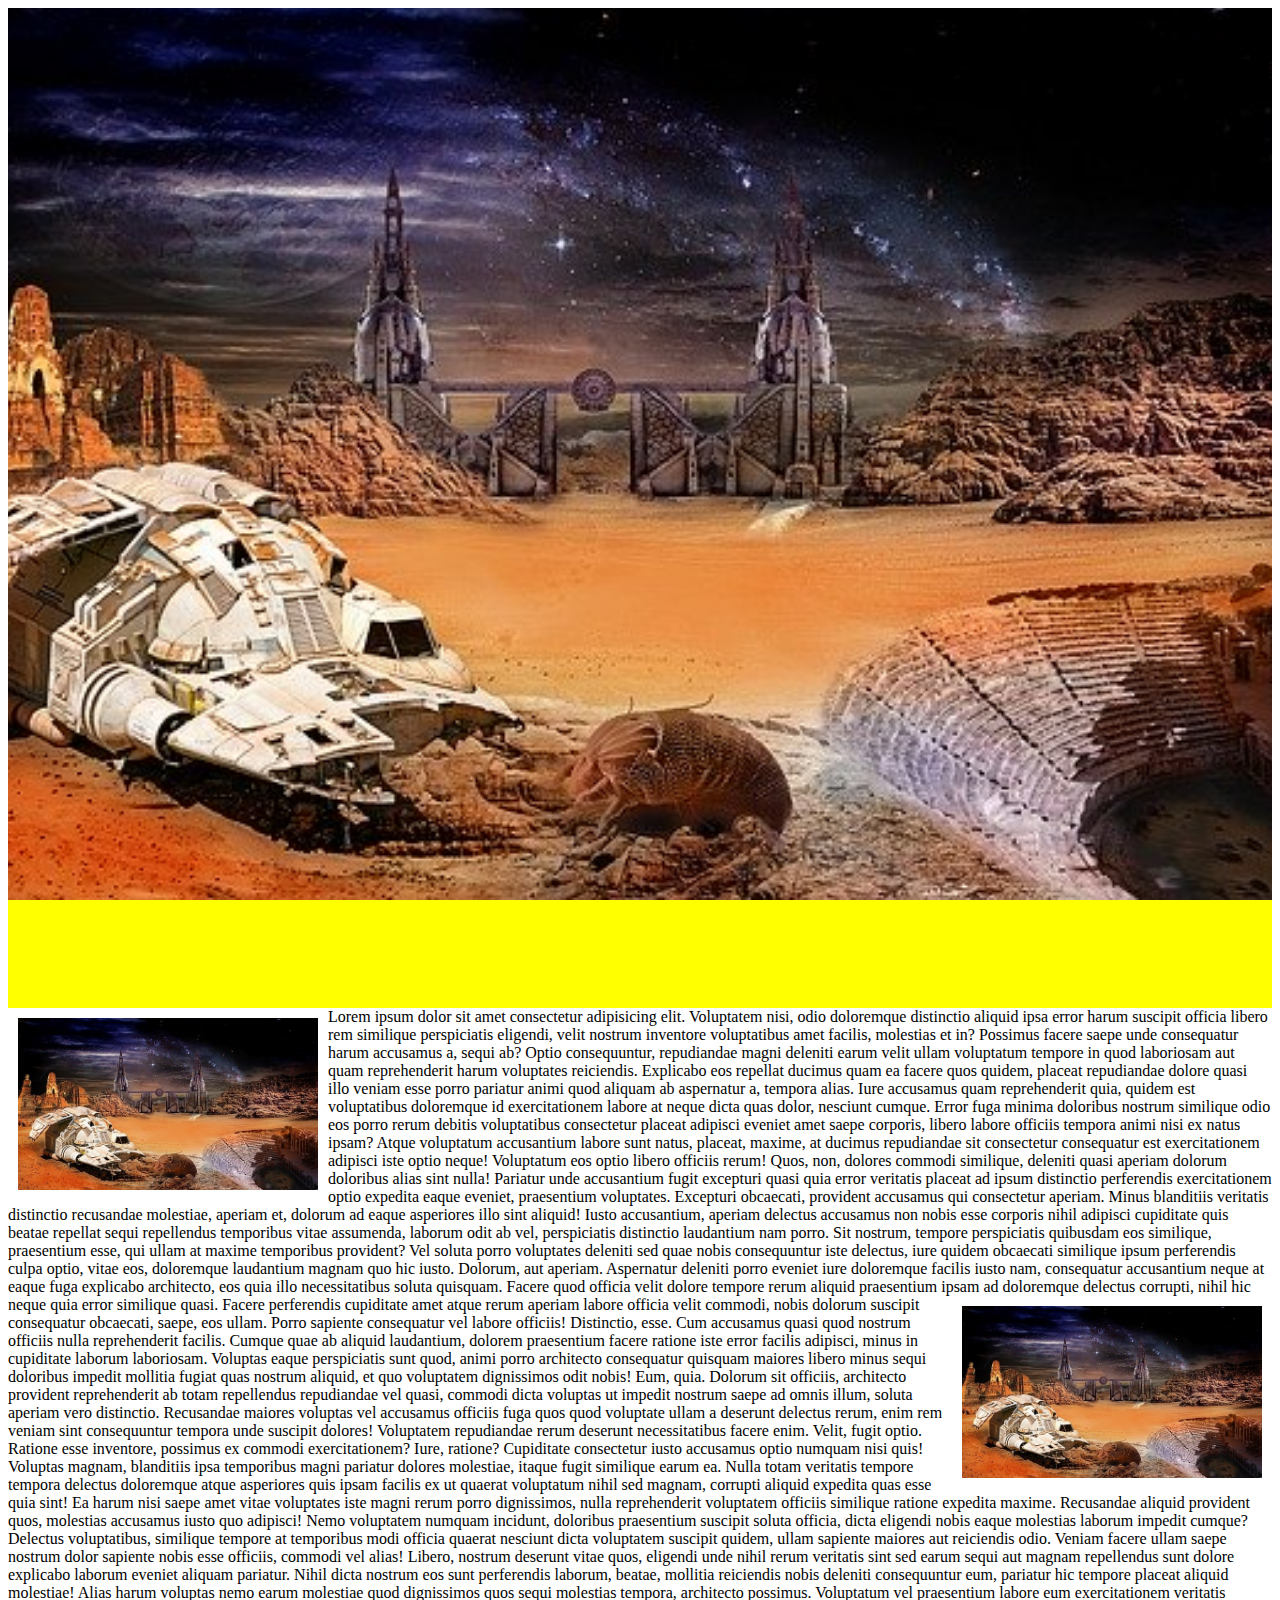
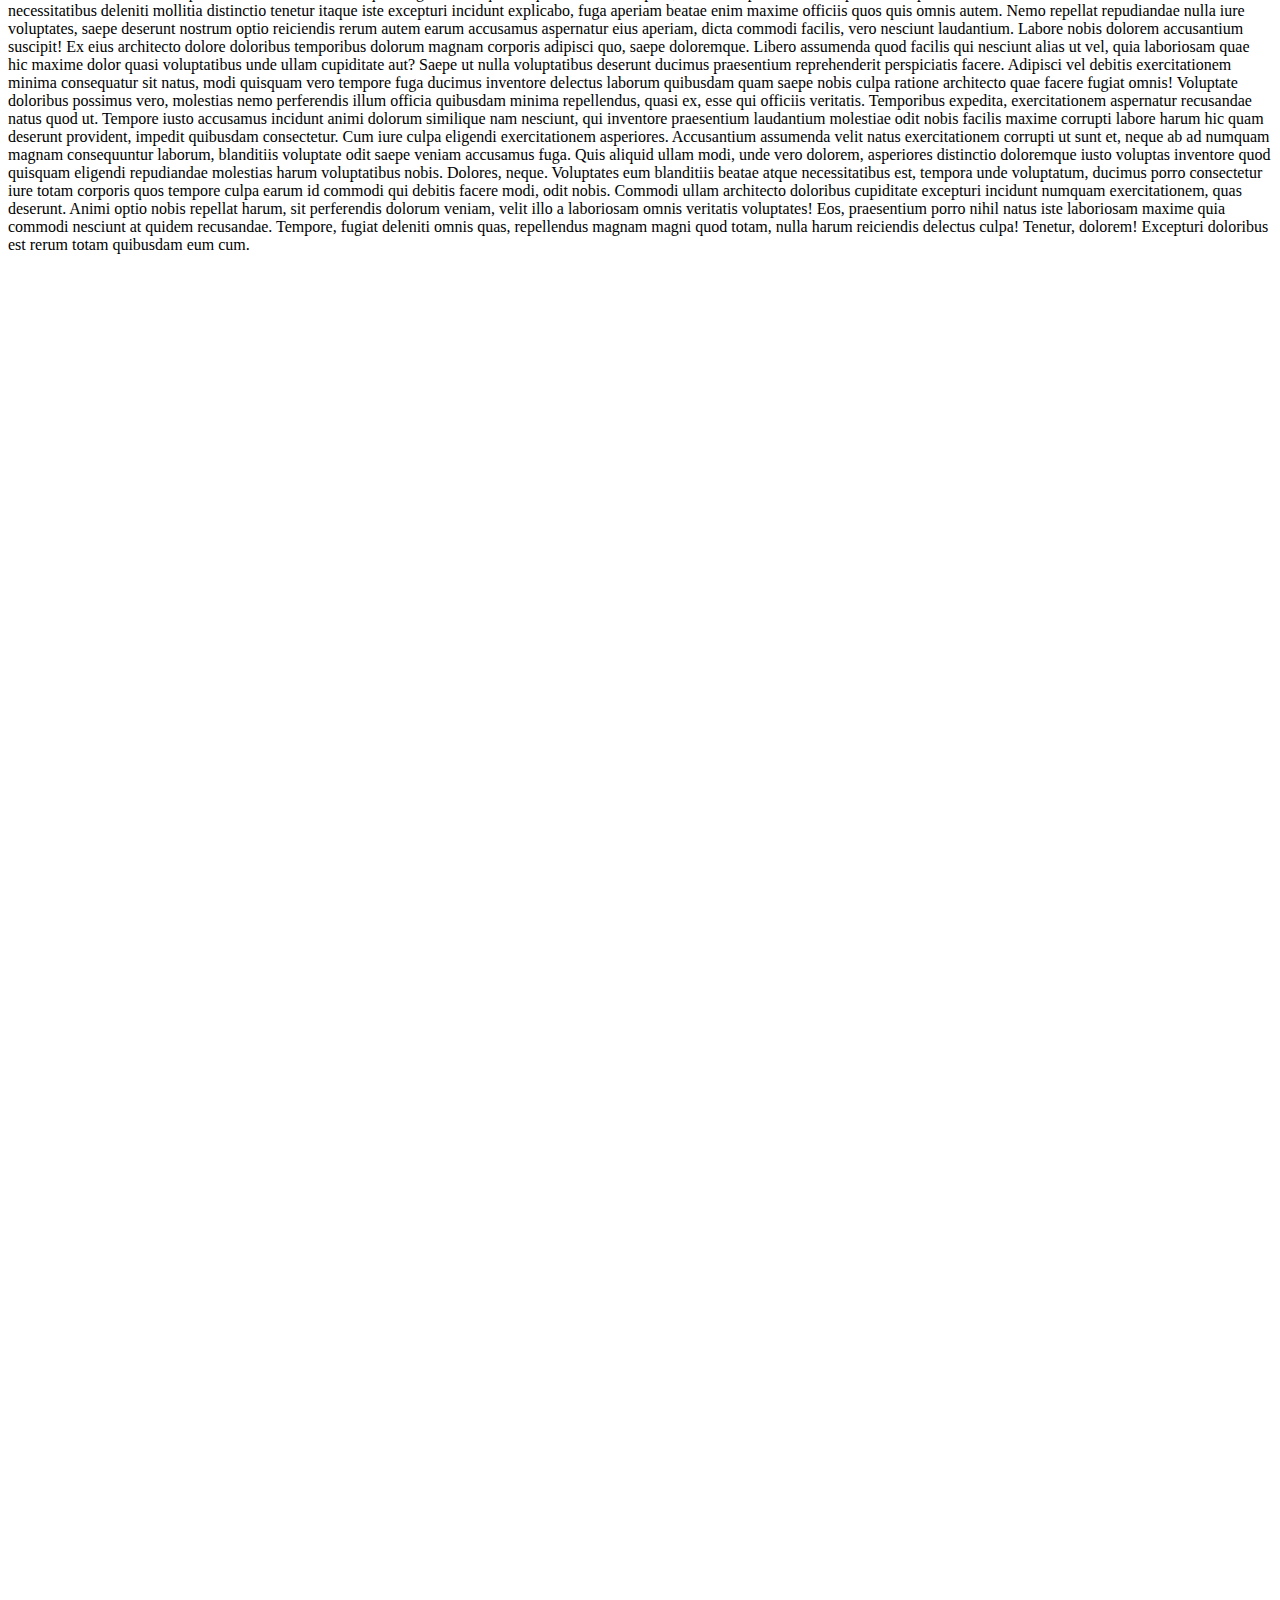
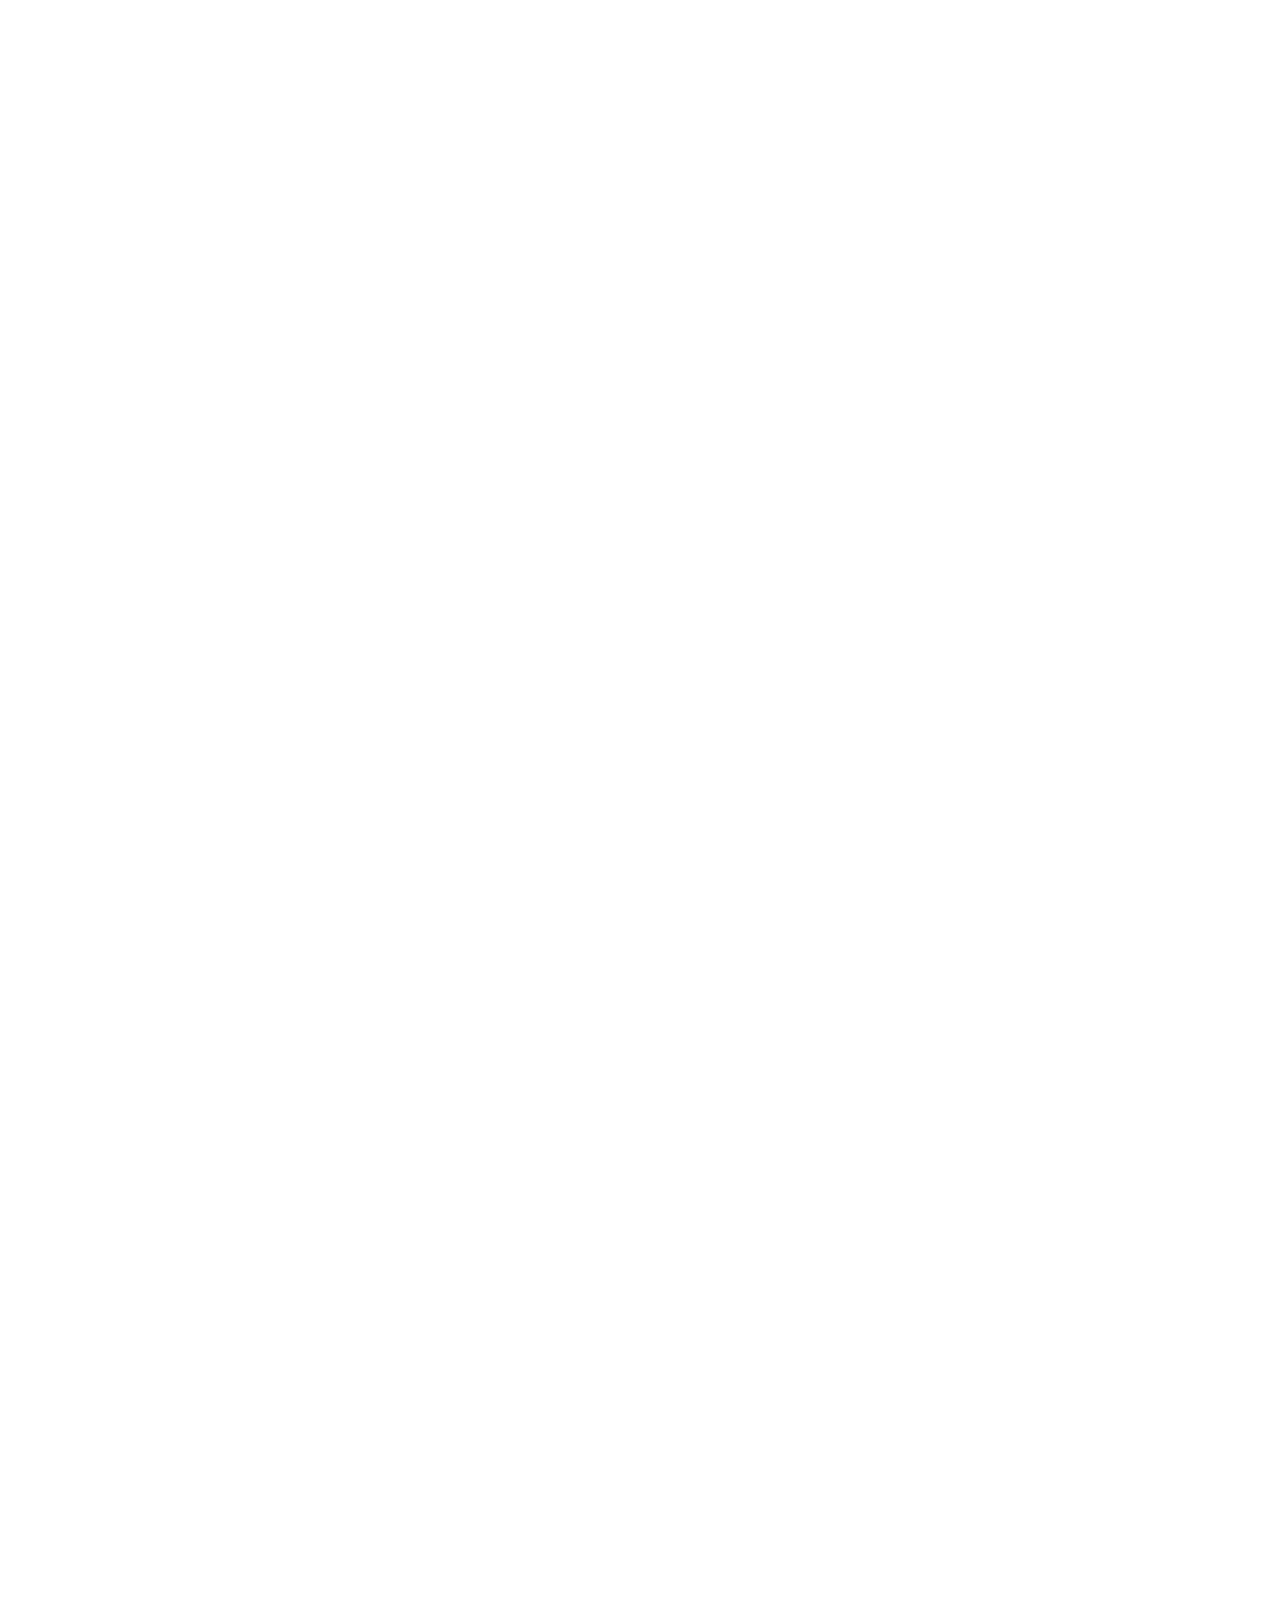
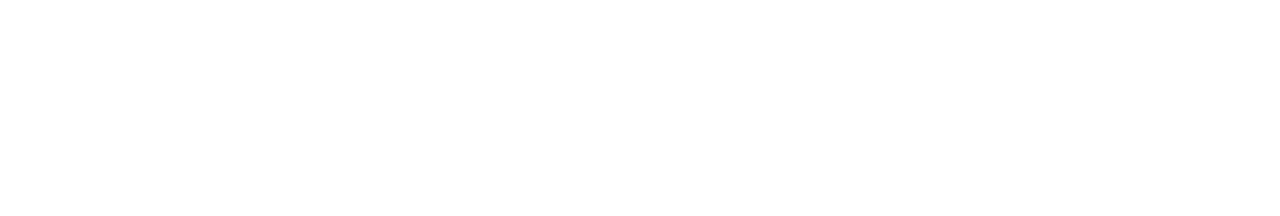
<file: index.html>
<!DOCTYPE html>
<html lang="en">
  <head>
    <meta charset="UTF-8" />
    <meta name="viewport" content="width=device-width, initial-scale=1.0" />
    <title>Background image</title>
    <link rel="stylesheet" href="/css/style.css" />
    <style>
      img {
        width: 300px;
        float: left;
        margin: 10px;
      }

      .right {
        float: right;
      }
    </style>
  </head>
  <body>
    <div class="background"></div>
    <img src="a.jpg" alt="kostmosas" />
    Lorem ipsum dolor sit amet consectetur adipisicing elit. Voluptatem nisi,
    odio doloremque distinctio aliquid ipsa error harum suscipit officia libero
    rem similique perspiciatis eligendi, velit nostrum inventore voluptatibus
    amet facilis, molestias et in? Possimus facere saepe unde consequatur harum
    accusamus a, sequi ab? Optio consequuntur, repudiandae magni deleniti earum
    velit ullam voluptatum tempore in quod laboriosam aut quam reprehenderit
    harum voluptates reiciendis. Explicabo eos repellat ducimus quam ea facere
    quos quidem, placeat repudiandae dolore quasi illo veniam esse porro
    pariatur animi quod aliquam ab aspernatur a, tempora alias. Iure accusamus
    quam reprehenderit quia, quidem est voluptatibus doloremque id
    exercitationem labore at neque dicta quas dolor, nesciunt cumque. Error fuga
    minima doloribus nostrum similique odio eos porro rerum debitis voluptatibus
    consectetur placeat adipisci eveniet amet saepe corporis, libero labore
    officiis tempora animi nisi ex natus ipsam? Atque voluptatum accusantium
    labore sunt natus, placeat, maxime, at ducimus repudiandae sit consectetur
    consequatur est exercitationem adipisci iste optio neque! Voluptatum eos
    optio libero officiis rerum! Quos, non, dolores commodi similique, deleniti
    quasi aperiam dolorum doloribus alias sint nulla! Pariatur unde accusantium
    fugit excepturi quasi quia error veritatis placeat ad ipsum distinctio
    perferendis exercitationem optio expedita eaque eveniet, praesentium
    voluptates. Excepturi obcaecati, provident accusamus qui consectetur
    aperiam. Minus blanditiis veritatis distinctio recusandae molestiae, aperiam
    et, dolorum ad eaque asperiores illo sint aliquid! Iusto accusantium,
    aperiam delectus accusamus non nobis esse corporis nihil adipisci cupiditate
    quis beatae repellat sequi repellendus temporibus vitae assumenda, laborum
    odit ab vel, perspiciatis distinctio laudantium nam porro. Sit nostrum,
    tempore perspiciatis quibusdam eos similique, praesentium esse, qui ullam at
    maxime temporibus provident? Vel soluta porro voluptates deleniti sed quae
    nobis consequuntur iste delectus, iure quidem obcaecati similique ipsum
    perferendis culpa optio, vitae eos, doloremque laudantium magnam quo hic
    iusto. Dolorum, aut aperiam. Aspernatur deleniti porro eveniet iure
    doloremque facilis iusto nam, consequatur accusantium neque at eaque fuga
    explicabo architecto, eos quia illo necessitatibus soluta quisquam. Facere
    quod officia velit dolore tempore rerum aliquid praesentium ipsam ad
    doloremque delectus corrupti, nihil hic neque quia error similique quasi.
    <img src="a.jpg" alt="kostmosas" class="right" />
    Facere perferendis cupiditate amet atque rerum aperiam labore officia velit
    commodi, nobis dolorum suscipit consequatur obcaecati, saepe, eos ullam.
    Porro sapiente consequatur vel labore officiis! Distinctio, esse. Cum
    accusamus quasi quod nostrum officiis nulla reprehenderit facilis. Cumque
    quae ab aliquid laudantium, dolorem praesentium facere ratione iste error
    facilis adipisci, minus in cupiditate laborum laboriosam. Voluptas eaque
    perspiciatis sunt quod, animi porro architecto consequatur quisquam maiores
    libero minus sequi doloribus impedit mollitia fugiat quas nostrum aliquid,
    et quo voluptatem dignissimos odit nobis! Eum, quia. Dolorum sit officiis,
    architecto provident reprehenderit ab totam repellendus repudiandae vel
    quasi, commodi dicta voluptas ut impedit nostrum saepe ad omnis illum,
    soluta aperiam vero distinctio. Recusandae maiores voluptas vel accusamus
    officiis fuga quos quod voluptate ullam a deserunt delectus rerum, enim rem
    veniam sint consequuntur tempora unde suscipit dolores! Voluptatem
    repudiandae rerum deserunt necessitatibus facere enim. Velit, fugit optio.
    Ratione esse inventore, possimus ex commodi exercitationem? Iure, ratione?
    Cupiditate consectetur iusto accusamus optio numquam nisi quis! Voluptas
    magnam, blanditiis ipsa temporibus magni pariatur dolores molestiae, itaque
    fugit similique earum ea. Nulla totam veritatis tempore tempora delectus
    doloremque atque asperiores quis ipsam facilis ex ut quaerat voluptatum
    nihil sed magnam, corrupti aliquid expedita quas esse quia sint! Ea harum
    nisi saepe amet vitae voluptates iste magni rerum porro dignissimos, nulla
    reprehenderit voluptatem officiis similique ratione expedita maxime.
    Recusandae aliquid provident quos, molestias accusamus iusto quo adipisci!
    Nemo voluptatem numquam incidunt, doloribus praesentium suscipit soluta
    officia, dicta eligendi nobis eaque molestias laborum impedit cumque?
    Delectus voluptatibus, similique tempore at temporibus modi officia quaerat
    nesciunt dicta voluptatem suscipit quidem, ullam sapiente maiores aut
    reiciendis odio. Veniam facere ullam saepe nostrum dolor sapiente nobis esse
    officiis, commodi vel alias! Libero, nostrum deserunt vitae quos, eligendi
    unde nihil rerum veritatis sint sed earum sequi aut magnam repellendus sunt
    dolore explicabo laborum eveniet aliquam pariatur. Nihil dicta nostrum eos
    sunt perferendis laborum, beatae, mollitia reiciendis nobis deleniti
    consequuntur eum, pariatur hic tempore placeat aliquid molestiae! Alias
    harum voluptas nemo earum molestiae quod dignissimos quos sequi molestias
    tempora, architecto possimus. Voluptatum vel praesentium labore eum
    exercitationem veritatis necessitatibus deleniti mollitia distinctio tenetur
    itaque iste excepturi incidunt explicabo, fuga aperiam beatae enim maxime
    officiis quos quis omnis autem. Nemo repellat repudiandae nulla iure
    voluptates, saepe deserunt nostrum optio reiciendis rerum autem earum
    accusamus aspernatur eius aperiam, dicta commodi facilis, vero nesciunt
    laudantium. Labore nobis dolorem accusantium suscipit! Ex eius architecto
    dolore doloribus temporibus dolorum magnam corporis adipisci quo, saepe
    doloremque. Libero assumenda quod facilis qui nesciunt alias ut vel, quia
    laboriosam quae hic maxime dolor quasi voluptatibus unde ullam cupiditate
    aut? Saepe ut nulla voluptatibus deserunt ducimus praesentium reprehenderit
    perspiciatis facere. Adipisci vel debitis exercitationem minima consequatur
    sit natus, modi quisquam vero tempore fuga ducimus inventore delectus
    laborum quibusdam quam saepe nobis culpa ratione architecto quae facere
    fugiat omnis! Voluptate doloribus possimus vero, molestias nemo perferendis
    illum officia quibusdam minima repellendus, quasi ex, esse qui officiis
    veritatis. Temporibus expedita, exercitationem aspernatur recusandae natus
    quod ut. Tempore iusto accusamus incidunt animi dolorum similique nam
    nesciunt, qui inventore praesentium laudantium molestiae odit nobis facilis
    maxime corrupti labore harum hic quam deserunt provident, impedit quibusdam
    consectetur. Cum iure culpa eligendi exercitationem asperiores. Accusantium
    assumenda velit natus exercitationem corrupti ut sunt et, neque ab ad
    numquam magnam consequuntur laborum, blanditiis voluptate odit saepe veniam
    accusamus fuga. Quis aliquid ullam modi, unde vero dolorem, asperiores
    distinctio doloremque iusto voluptas inventore quod quisquam eligendi
    repudiandae molestias harum voluptatibus nobis. Dolores, neque. Voluptates
    eum blanditiis beatae atque necessitatibus est, tempora unde voluptatum,
    ducimus porro consectetur iure totam corporis quos tempore culpa earum id
    commodi qui debitis facere modi, odit nobis. Commodi ullam architecto
    doloribus cupiditate excepturi incidunt numquam exercitationem, quas
    deserunt. Animi optio nobis repellat harum, sit perferendis dolorum veniam,
    velit illo a laboriosam omnis veritatis voluptates! Eos, praesentium porro
    nihil natus iste laboriosam maxime quia commodi nesciunt at quidem
    recusandae. Tempore, fugiat deleniti omnis quas, repellendus magnam magni
    quod totam, nulla harum reiciendis delectus culpa! Tenetur, dolorem!
    Excepturi doloribus est rerum totam quibusdam eum cum.
  </body>
</html>
</file>
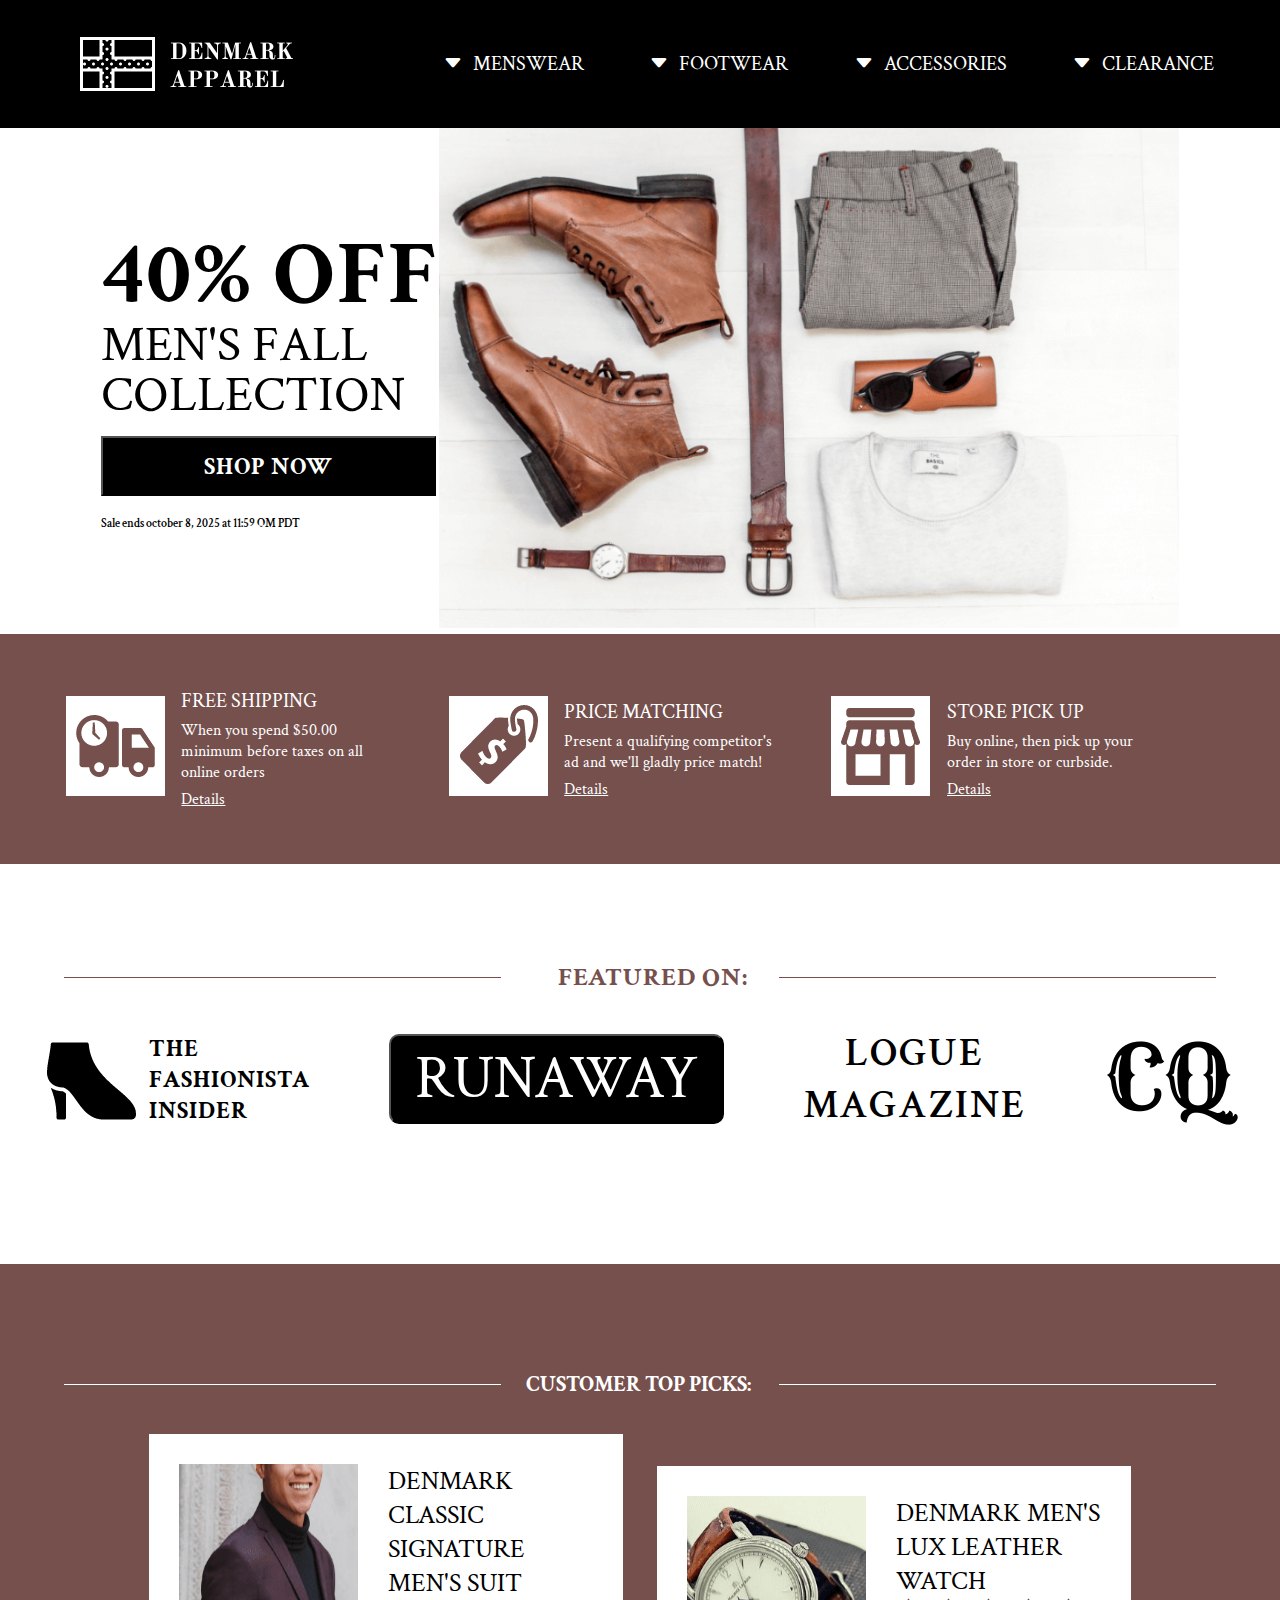
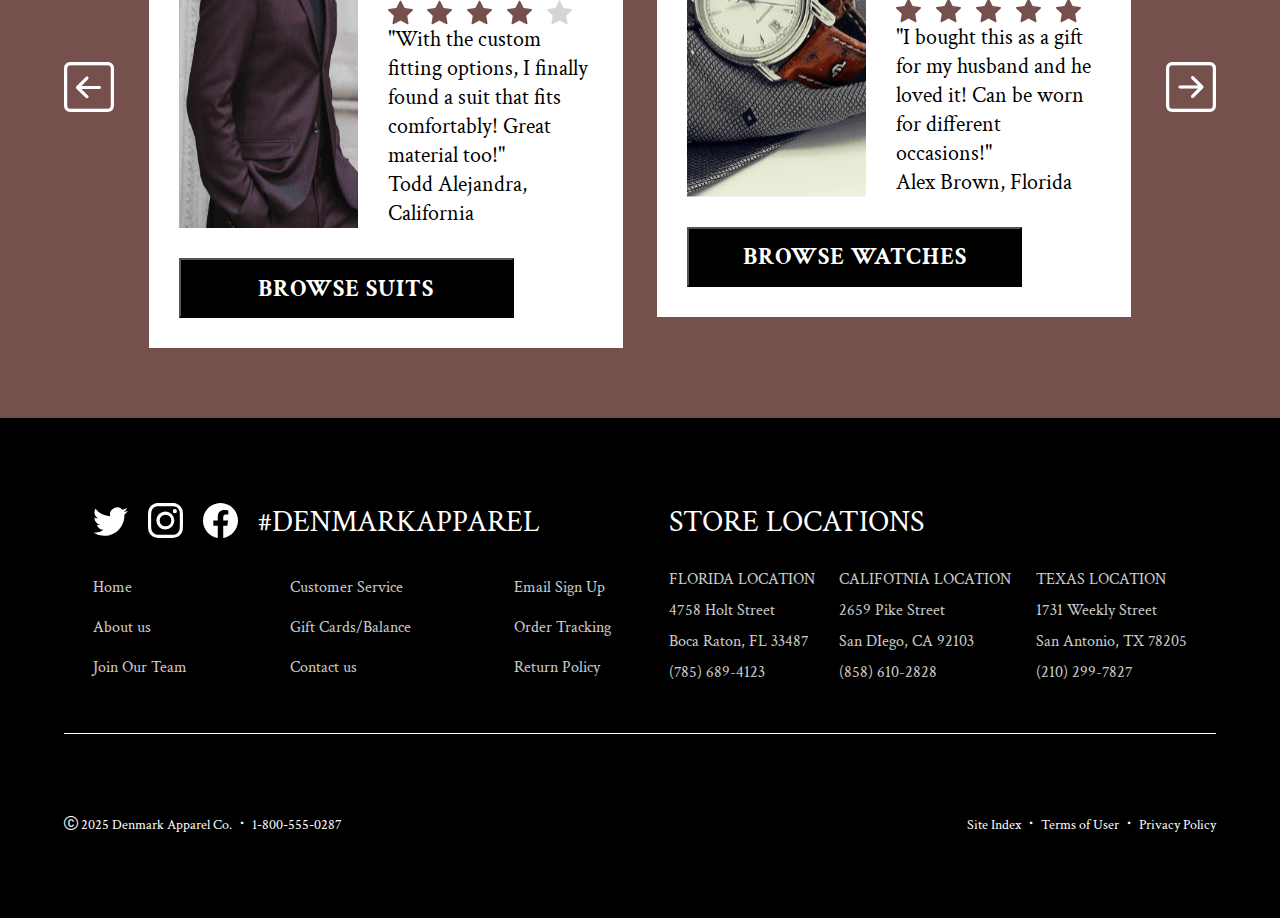
<file: landingPage.html>
<!DOCTYPE html>
<html lang="en">
  <head>
    <meta charset="UTF-8" />
    <meta name="viewport" content="width=device-width, initial-scale=1.0" />
    <title>Landing Page</title>
    <link rel="stylesheet" href="/css/landingPage.css" />
    <link rel="preconnect" href="https://fonts.googleapis.com" />
    <link rel="preconnect" href="https://fonts.gstatic.com" crossorigin />
    <link
      rel="stylesheet"
      href="https://cdn.jsdelivr.net/npm/bootstrap-icons@1.11.1/font/bootstrap-icons.css"
    />
    <link
      href="https://fonts.googleapis.com/css2?family=Crimson+Text:wght@400;700&display=swap"
      rel="stylesheet"
    />
  </head>
  <body>
    <header>
      <div>
        <img src="/img/land-logo.png" alt="logo" />
      </div>
      <nav>
        <ul>
          <li><i class="bi bi-caret-down-fill"></i>MENSWEAR</li>
          <li><i class="bi bi-caret-down-fill"></i>FOOTWEAR</li>
          <li><i class="bi bi-caret-down-fill"></i>ACCESSORIES</li>
          <li><i class="bi bi-caret-down-fill"></i>CLEARANCE</li>
        </ul>
      </nav>
    </header>
    <main>
      <section class="section1">
        <div>
          <p class="sale">40% OFF<br /></p>
          <p class="sale-collection">MEN'S FALL<br />COLLECTION</p>
          <button class="shop-now">SHOP NOW</button>
          <p class="sale-timer">Sale ends october 8, 2025 at 11:59 OM PDT</p>
        </div>
        <div>
          <img src="/img/land-1.png" alt="" />
        </div>
      </section>
      <section class="section2">
        <!-- Free shipping article-->
        <article>
          <div>
            <img src="/img/land-free-shipping.png" alt="free shipping" />
          </div>
          <div class="info">
            <h4>FREE SHIPPING</h4>
            <p>
              When you spend $50.00 minimum before taxes on all online orders
            </p>
            <a href="">Details</a>
          </div>
        </article>
        <!-- Price Marketing article-->
        <article>
          <div>
            <img src="/img/land-price-matching.png" alt="price matching" />
          </div>
          <div class="info">
            <h4>PRICE MATCHING</h4>
            <p>
              Present a qualifying competitor's ad and we'll gladly price match!
            </p>
            <a href="">Details</a>
          </div>
        </article>
        <!-- Store pick up article-->
        <article>
          <div>
            <img src="/img/land-store-pick-up.png" alt="store to pick up" />
          </div>
          <div class="info">
            <h4>STORE PICK UP</h4>
            <p>Buy online, then pick up your order in store or curbside.</p>
            <a href="">Details</a>
          </div>
        </article>
      </section>
      <section class="section3">
        <div class="section3-title">
          <div class="section3-line"></div>
          <p>FEATURED ON:</p>
          <div class="section3-line"></div>
        </div>
        <div>
          <div class="fashionista">
            <img src="/img/land-shoe.png" alt="shoe" />
            <p>
              THE<br />
              FASHIONISTA<br />
              INSIDER
            </p>
          </div>
          <button class="runway">RUNAWAY</button>
          <div>
            <p class="logue-magazine">
              LOGUE<br />
              MAGAZINE
            </p>
          </div>
          <div>
            <img src="/img/land-cq.png" alt="cq" />
          </div>
        </div>
      </section>
      <section class="section4">
        <div class="section4-title">
          <div class="line"></div>
          <p>CUSTOMER TOP PICKS:</p>
          <div class="line"></div>
        </div>
        <div class="slides">
          <!-- slides left arrow -->
          <div>
            <i class="bi bi-arrow-left-square"></i>
          </div>
          <article>
            <div class="slides-article">
              <img src="/img/land-suit.png" alt="suit" />
              <div class="slides-info">
                <h3>DENMARK CLASSIC SIGNATURE MEN'S SUIT</h3>
                <div class="rating">
                  <svg
                    class="filled"
                    xmlns="http://www.w3.org/2000/svg"
                    width="25"
                    height="25"
                    fill="currentColor"
                    class="bi bi-star-fill"
                    viewBox="0 0 16 16"
                  >
                    <path
                      d="M3.612 15.443c-.386.198-.824-.149-.746-.592l.83-4.73L.173 6.765c-.329-.314-.158-.888.283-.95l4.898-.696L7.538.792c.197-.39.73-.39.927 0l2.184 4.327 4.898.696c.441.062.612.636.282.95l-3.522 3.356.83 4.73c.078.443-.36.79-.746.592L8 13.187l-4.389 2.256z"
                    />
                  </svg>
                  <svg
                    class="filled"
                    xmlns="http://www.w3.org/2000/svg"
                    width="25"
                    height="25"
                    fill="currentColor"
                    class="bi bi-star-fill"
                    viewBox="0 0 16 16"
                  >
                    <path
                      d="M3.612 15.443c-.386.198-.824-.149-.746-.592l.83-4.73L.173 6.765c-.329-.314-.158-.888.283-.95l4.898-.696L7.538.792c.197-.39.73-.39.927 0l2.184 4.327 4.898.696c.441.062.612.636.282.95l-3.522 3.356.83 4.73c.078.443-.36.79-.746.592L8 13.187l-4.389 2.256z"
                    />
                  </svg>
                  <svg
                    class="filled"
                    xmlns="http://www.w3.org/2000/svg"
                    width="25"
                    height="25"
                    fill="currentColor"
                    class="bi bi-star-fill"
                    viewBox="0 0 16 16"
                  >
                    <path
                      d="M3.612 15.443c-.386.198-.824-.149-.746-.592l.83-4.73L.173 6.765c-.329-.314-.158-.888.283-.95l4.898-.696L7.538.792c.197-.39.73-.39.927 0l2.184 4.327 4.898.696c.441.062.612.636.282.95l-3.522 3.356.83 4.73c.078.443-.36.79-.746.592L8 13.187l-4.389 2.256z"
                    />
                  </svg>
                  <svg
                    class="filled"
                    xmlns="http://www.w3.org/2000/svg"
                    width="25"
                    height="25"
                    fill="currentColor"
                    class="bi bi-star-fill"
                    viewBox="0 0 16 16"
                  >
                    <path
                      d="M3.612 15.443c-.386.198-.824-.149-.746-.592l.83-4.73L.173 6.765c-.329-.314-.158-.888.283-.95l4.898-.696L7.538.792c.197-.39.73-.39.927 0l2.184 4.327 4.898.696c.441.062.612.636.282.95l-3.522 3.356.83 4.73c.078.443-.36.79-.746.592L8 13.187l-4.389 2.256z"
                    />
                  </svg>
                  <svg
                    class="empty"
                    xmlns="http://www.w3.org/2000/svg"
                    width="25"
                    height="25"
                    fill="currentColor"
                    class="bi bi-star-fill"
                    viewBox="0 0 16 16"
                  >
                    <path
                      d="M3.612 15.443c-.386.198-.824-.149-.746-.592l.83-4.73L.173 6.765c-.329-.314-.158-.888.283-.95l4.898-.696L7.538.792c.197-.39.73-.39.927 0l2.184 4.327 4.898.696c.441.062.612.636.282.95l-3.522 3.356.83 4.73c.078.443-.36.79-.746.592L8 13.187l-4.389 2.256z"
                    />
                  </svg>
                </div>
                <p>
                  "With the custom fitting options, I finally found a suit that
                  fits comfortably! Great material too!"
                </p>
                <p>Todd Alejandra, California</p>
              </div>
            </div>
            <button class="shop-now">BROWSE SUITS</button>
          </article>
          <article>
            <div class="slides-article">
              <img src="/img/land-watch.png" alt="watch" />
              <div class="slides-info">
                <h3>DENMARK MEN'S LUX LEATHER WATCH</h3>
                <div class="rating">
                  <svg
                    class="filled"
                    xmlns="http://www.w3.org/2000/svg"
                    width="25"
                    height="25"
                    fill="currentColor"
                    class="bi bi-star-fill"
                    viewBox="0 0 16 16"
                  >
                    <path
                      d="M3.612 15.443c-.386.198-.824-.149-.746-.592l.83-4.73L.173 6.765c-.329-.314-.158-.888.283-.95l4.898-.696L7.538.792c.197-.39.73-.39.927 0l2.184 4.327 4.898.696c.441.062.612.636.282.95l-3.522 3.356.83 4.73c.078.443-.36.79-.746.592L8 13.187l-4.389 2.256z"
                    />
                  </svg>
                  <svg
                    class="filled"
                    xmlns="http://www.w3.org/2000/svg"
                    width="25"
                    height="25"
                    fill="currentColor"
                    class="bi bi-star-fill"
                    viewBox="0 0 16 16"
                  >
                    <path
                      d="M3.612 15.443c-.386.198-.824-.149-.746-.592l.83-4.73L.173 6.765c-.329-.314-.158-.888.283-.95l4.898-.696L7.538.792c.197-.39.73-.39.927 0l2.184 4.327 4.898.696c.441.062.612.636.282.95l-3.522 3.356.83 4.73c.078.443-.36.79-.746.592L8 13.187l-4.389 2.256z"
                    />
                  </svg>
                  <svg
                    class="filled"
                    xmlns="http://www.w3.org/2000/svg"
                    width="25"
                    height="25"
                    fill="currentColor"
                    class="bi bi-star-fill"
                    viewBox="0 0 16 16"
                  >
                    <path
                      d="M3.612 15.443c-.386.198-.824-.149-.746-.592l.83-4.73L.173 6.765c-.329-.314-.158-.888.283-.95l4.898-.696L7.538.792c.197-.39.73-.39.927 0l2.184 4.327 4.898.696c.441.062.612.636.282.95l-3.522 3.356.83 4.73c.078.443-.36.79-.746.592L8 13.187l-4.389 2.256z"
                    />
                  </svg>
                  <svg
                    class="filled"
                    xmlns="http://www.w3.org/2000/svg"
                    width="25"
                    height="25"
                    fill="currentColor"
                    class="bi bi-star-fill"
                    viewBox="0 0 16 16"
                  >
                    <path
                      d="M3.612 15.443c-.386.198-.824-.149-.746-.592l.83-4.73L.173 6.765c-.329-.314-.158-.888.283-.95l4.898-.696L7.538.792c.197-.39.73-.39.927 0l2.184 4.327 4.898.696c.441.062.612.636.282.95l-3.522 3.356.83 4.73c.078.443-.36.79-.746.592L8 13.187l-4.389 2.256z"
                    />
                  </svg>
                  <svg
                    class="filled"
                    xmlns="http://www.w3.org/2000/svg"
                    width="25"
                    height="25"
                    fill="currentColor"
                    class="bi bi-star-fill"
                    viewBox="0 0 16 16"
                  >
                    <path
                      d="M3.612 15.443c-.386.198-.824-.149-.746-.592l.83-4.73L.173 6.765c-.329-.314-.158-.888.283-.95l4.898-.696L7.538.792c.197-.39.73-.39.927 0l2.184 4.327 4.898.696c.441.062.612.636.282.95l-3.522 3.356.83 4.73c.078.443-.36.79-.746.592L8 13.187l-4.389 2.256z"
                    />
                  </svg>
                </div>
                <p>
                  "I bought this as a gift for my husband and he loved it! Can
                  be worn for different occasions!"
                </p>
                <p>Alex Brown, Florida</p>
              </div>
            </div>
            <button class="shop-now">BROWSE WATCHES</button>
          </article>
          <!-- slides right arrow -->
          <div>
            <i class="bi bi-arrow-right-square"></i>
          </div>
        </div>
      </section>
    </main>
    <footer>
      <div class="container">
        <div class="footer-info">
          <div class="footer-info-block">
            <div class="footer-info-block-segment">
              <svg
                xmlns="http://www.w3.org/2000/svg"
                width="35"
                height="35"
                fill="currentColor"
                class="bi bi-twitter"
                viewBox="0 0 16 16"
              >
                <path
                  d="M5.026 15c6.038 0 9.341-5.003 9.341-9.334 0-.14 0-.282-.006-.422A6.685 6.685 0 0 0 16 3.542a6.658 6.658 0 0 1-1.889.518 3.301 3.301 0 0 0 1.447-1.817 6.533 6.533 0 0 1-2.087.793A3.286 3.286 0 0 0 7.875 6.03a9.325 9.325 0 0 1-6.767-3.429 3.289 3.289 0 0 0 1.018 4.382A3.323 3.323 0 0 1 .64 6.575v.045a3.288 3.288 0 0 0 2.632 3.218 3.203 3.203 0 0 1-.865.115 3.23 3.23 0 0 1-.614-.057 3.283 3.283 0 0 0 3.067 2.277A6.588 6.588 0 0 1 .78 13.58a6.32 6.32 0 0 1-.78-.045A9.344 9.344 0 0 0 5.026 15z"
                />
              </svg>
              <svg
                xmlns="http://www.w3.org/2000/svg"
                width="35"
                height="35"
                fill="currentColor"
                class="bi bi-instagram"
                viewBox="0 0 16 16"
              >
                <path
                  d="M8 0C5.829 0 5.556.01 4.703.048 3.85.088 3.269.222 2.76.42a3.917 3.917 0 0 0-1.417.923A3.927 3.927 0 0 0 .42 2.76C.222 3.268.087 3.85.048 4.7.01 5.555 0 5.827 0 8.001c0 2.172.01 2.444.048 3.297.04.852.174 1.433.372 1.942.205.526.478.972.923 1.417.444.445.89.719 1.416.923.51.198 1.09.333 1.942.372C5.555 15.99 5.827 16 8 16s2.444-.01 3.298-.048c.851-.04 1.434-.174 1.943-.372a3.916 3.916 0 0 0 1.416-.923c.445-.445.718-.891.923-1.417.197-.509.332-1.09.372-1.942C15.99 10.445 16 10.173 16 8s-.01-2.445-.048-3.299c-.04-.851-.175-1.433-.372-1.941a3.926 3.926 0 0 0-.923-1.417A3.911 3.911 0 0 0 13.24.42c-.51-.198-1.092-.333-1.943-.372C10.443.01 10.172 0 7.998 0h.003zm-.717 1.442h.718c2.136 0 2.389.007 3.232.046.78.035 1.204.166 1.486.275.373.145.64.319.92.599.28.28.453.546.598.92.11.281.24.705.275 1.485.039.843.047 1.096.047 3.231s-.008 2.389-.047 3.232c-.035.78-.166 1.203-.275 1.485a2.47 2.47 0 0 1-.599.919c-.28.28-.546.453-.92.598-.28.11-.704.24-1.485.276-.843.038-1.096.047-3.232.047s-2.39-.009-3.233-.047c-.78-.036-1.203-.166-1.485-.276a2.478 2.478 0 0 1-.92-.598 2.48 2.48 0 0 1-.6-.92c-.109-.281-.24-.705-.275-1.485-.038-.843-.046-1.096-.046-3.233 0-2.136.008-2.388.046-3.231.036-.78.166-1.204.276-1.486.145-.373.319-.64.599-.92.28-.28.546-.453.92-.598.282-.11.705-.24 1.485-.276.738-.034 1.024-.044 2.515-.045v.002zm4.988 1.328a.96.96 0 1 0 0 1.92.96.96 0 0 0 0-1.92zm-4.27 1.122a4.109 4.109 0 1 0 0 8.217 4.109 4.109 0 0 0 0-8.217zm0 1.441a2.667 2.667 0 1 1 0 5.334 2.667 2.667 0 0 1 0-5.334z"
                />
              </svg>
              <svg
                xmlns="http://www.w3.org/2000/svg"
                width="35"
                height="35"
                fill="currentColor"
                class="bi bi-facebook"
                viewBox="0 0 16 16"
              >
                <path
                  d="M16 8.049c0-4.446-3.582-8.05-8-8.05C3.58 0-.002 3.603-.002 8.05c0 4.017 2.926 7.347 6.75 7.951v-5.625h-2.03V8.05H6.75V6.275c0-2.017 1.195-3.131 3.022-3.131.876 0 1.791.157 1.791.157v1.98h-1.009c-.993 0-1.303.621-1.303 1.258v1.51h2.218l-.354 2.326H9.25V16c3.824-.604 6.75-3.934 6.75-7.951z"
                />
              </svg>
              <p>#DENMARKAPPAREL</p>
            </div>
            <div class="list">
              <ul style="line-height: 30px">
                <li>Home</li>
                <li>About us</li>
                <li>Join Our Team</li>
              </ul>
              <ul>
                <li>Customer Service</li>
                <li>Gift Cards/Balance</li>
                <li>Contact us</li>
              </ul>
              <ul>
                <li>Email Sign Up</li>
                <li>Order Tracking</li>
                <li>Return Policy</li>
              </ul>
            </div>
          </div>
          <div class="footer-info-block">
            <div class="footer-info-block-segment">STORE LOCATIONS</div>
            <div class="list">
              <ul>
                <li>FLORIDA LOCATION</li>
                <li>4758 Holt Street</li>
                <li>Boca Raton, FL 33487</li>
                <li>(785) 689-4123</li>
              </ul>
              <ul>
                <li>CALIFOTNIA LOCATION</li>
                <li>2659 Pike Street</li>
                <li>San DIego, CA 92103</li>
                <li>(858) 610-2828</li>
              </ul>
              <ul>
                <li>TEXAS LOCATION</li>
                <li>1731 Weekly Street</li>
                <li>San Antonio, TX 78205</li>
                <li>(210) 299-7827</li>
              </ul>
            </div>
          </div>
        </div>
        <div class="copyrights">
          <div>
            <p>
              <i class="bi bi-c-circle"></i> 2025 Denmark Apparel Co.
              <i class="bi bi-dot"></i>
              1-800-555-0287
            </p>
          </div>
          <div>
            <p>
              Site Index <i class="bi bi-dot"></i> Terms of User
              <i class="bi bi-dot"></i> Privacy Policy
            </p>
          </div>
        </div>
      </div>
    </footer>
  </body>
</html>
</file>
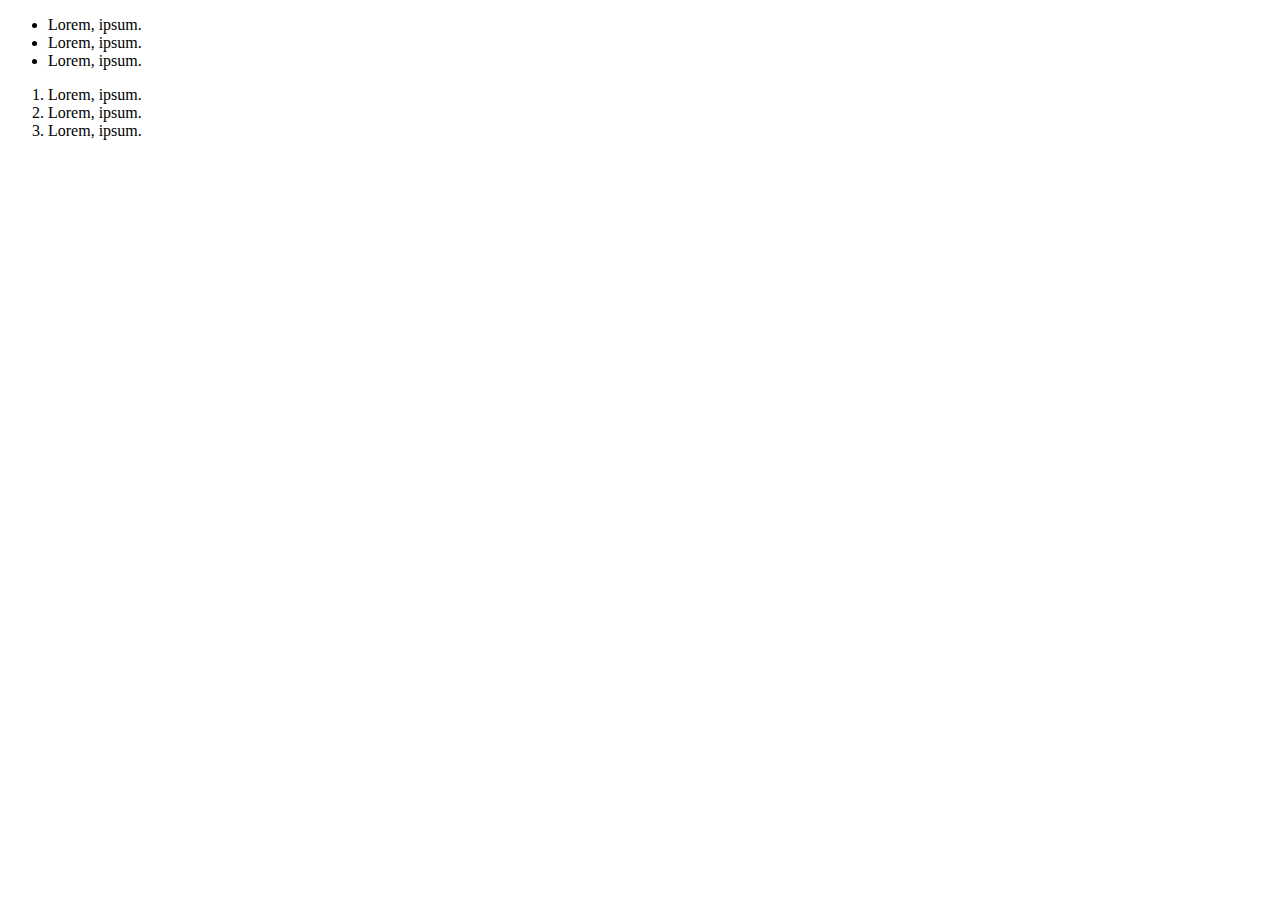
<file: lists.html>
<!DOCTYPE html>
<html lang="en">
  <head>
    <meta charset="UTF-8" />
    <meta name="viewport" content="width=device-width, initial-scale=1.0" />
    <title>Lists</title>
  </head>
  <body>
    <!-- unordered list -->
    <ul>
      <!-- list item -->
      <li>Lorem, ipsum.</li>
      <li>Lorem, ipsum.</li>
      <li>Lorem, ipsum.</li>
    </ul>

    <!-- ordered list -->
    <ol>
      <li>Lorem, ipsum.</li>
      <li>Lorem, ipsum.</li>
      <li>Lorem, ipsum.</li>
    </ol>
  </body>
</html>
</file>
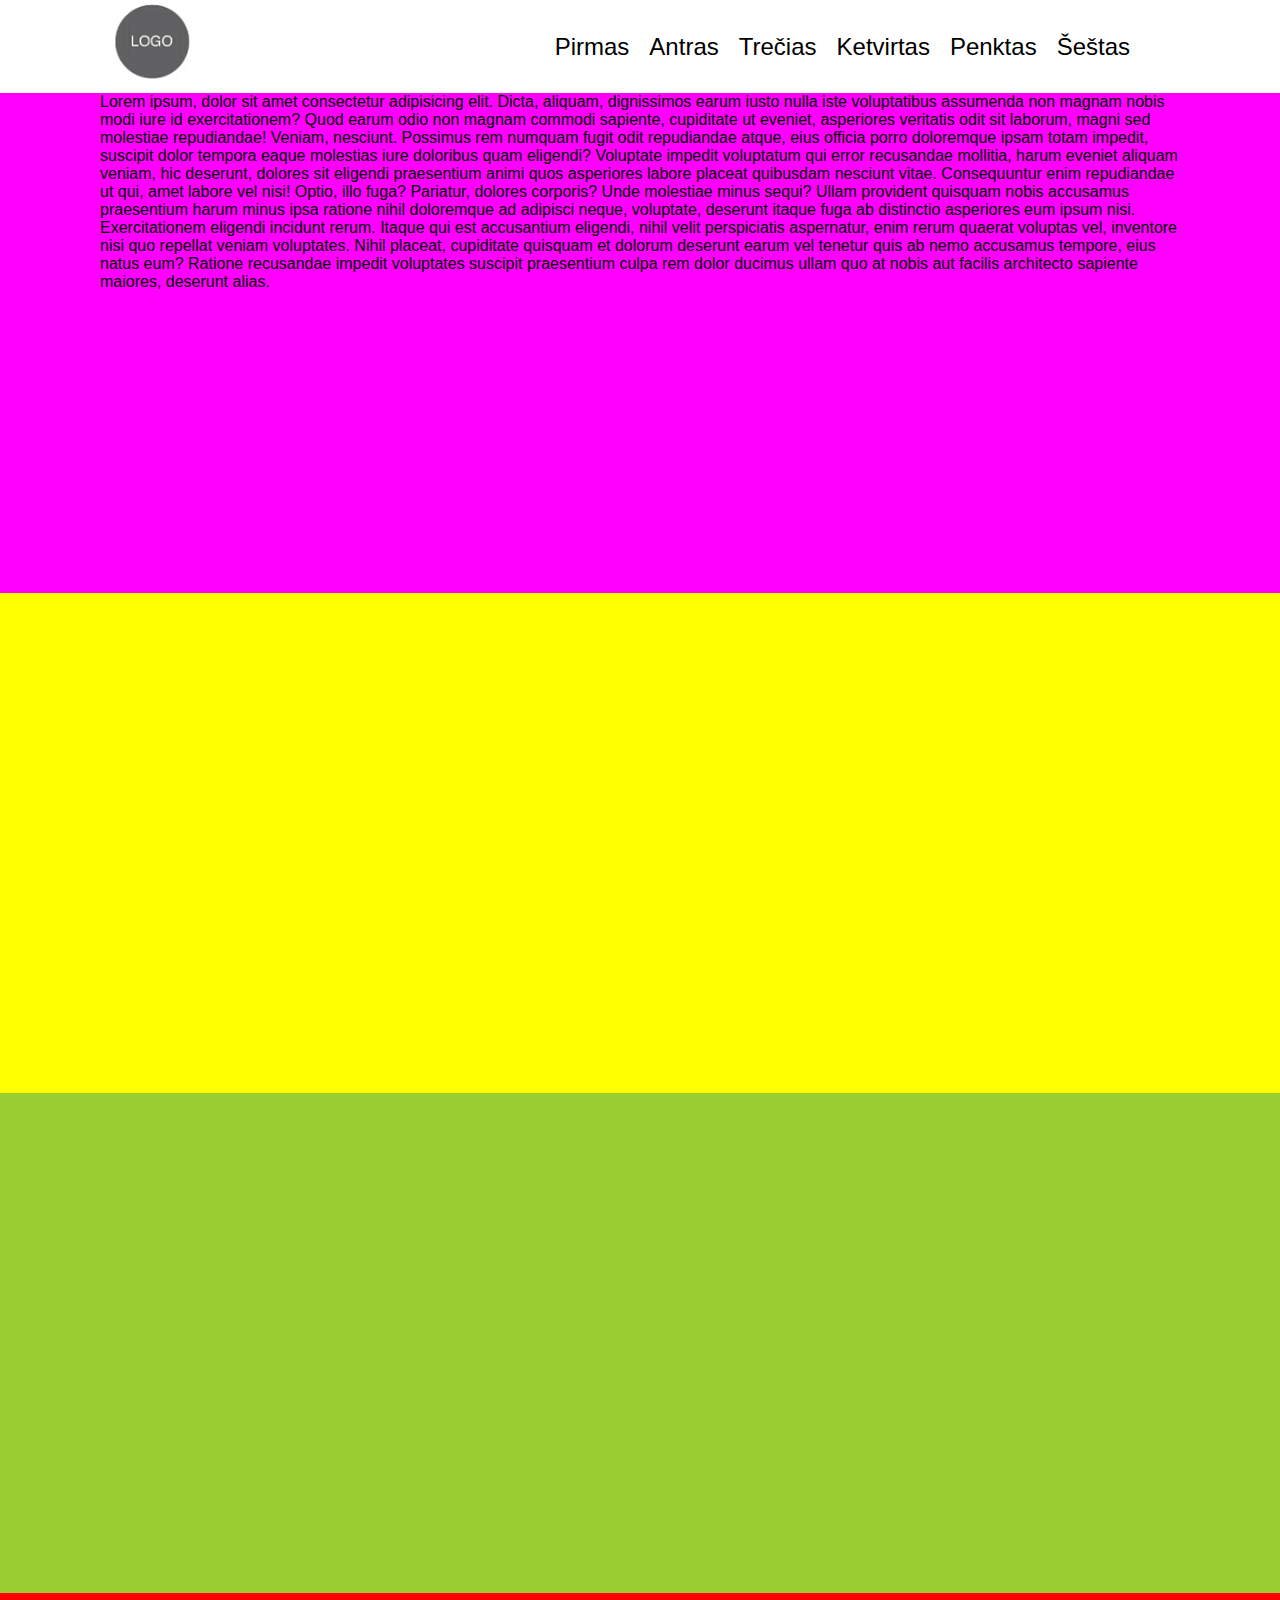
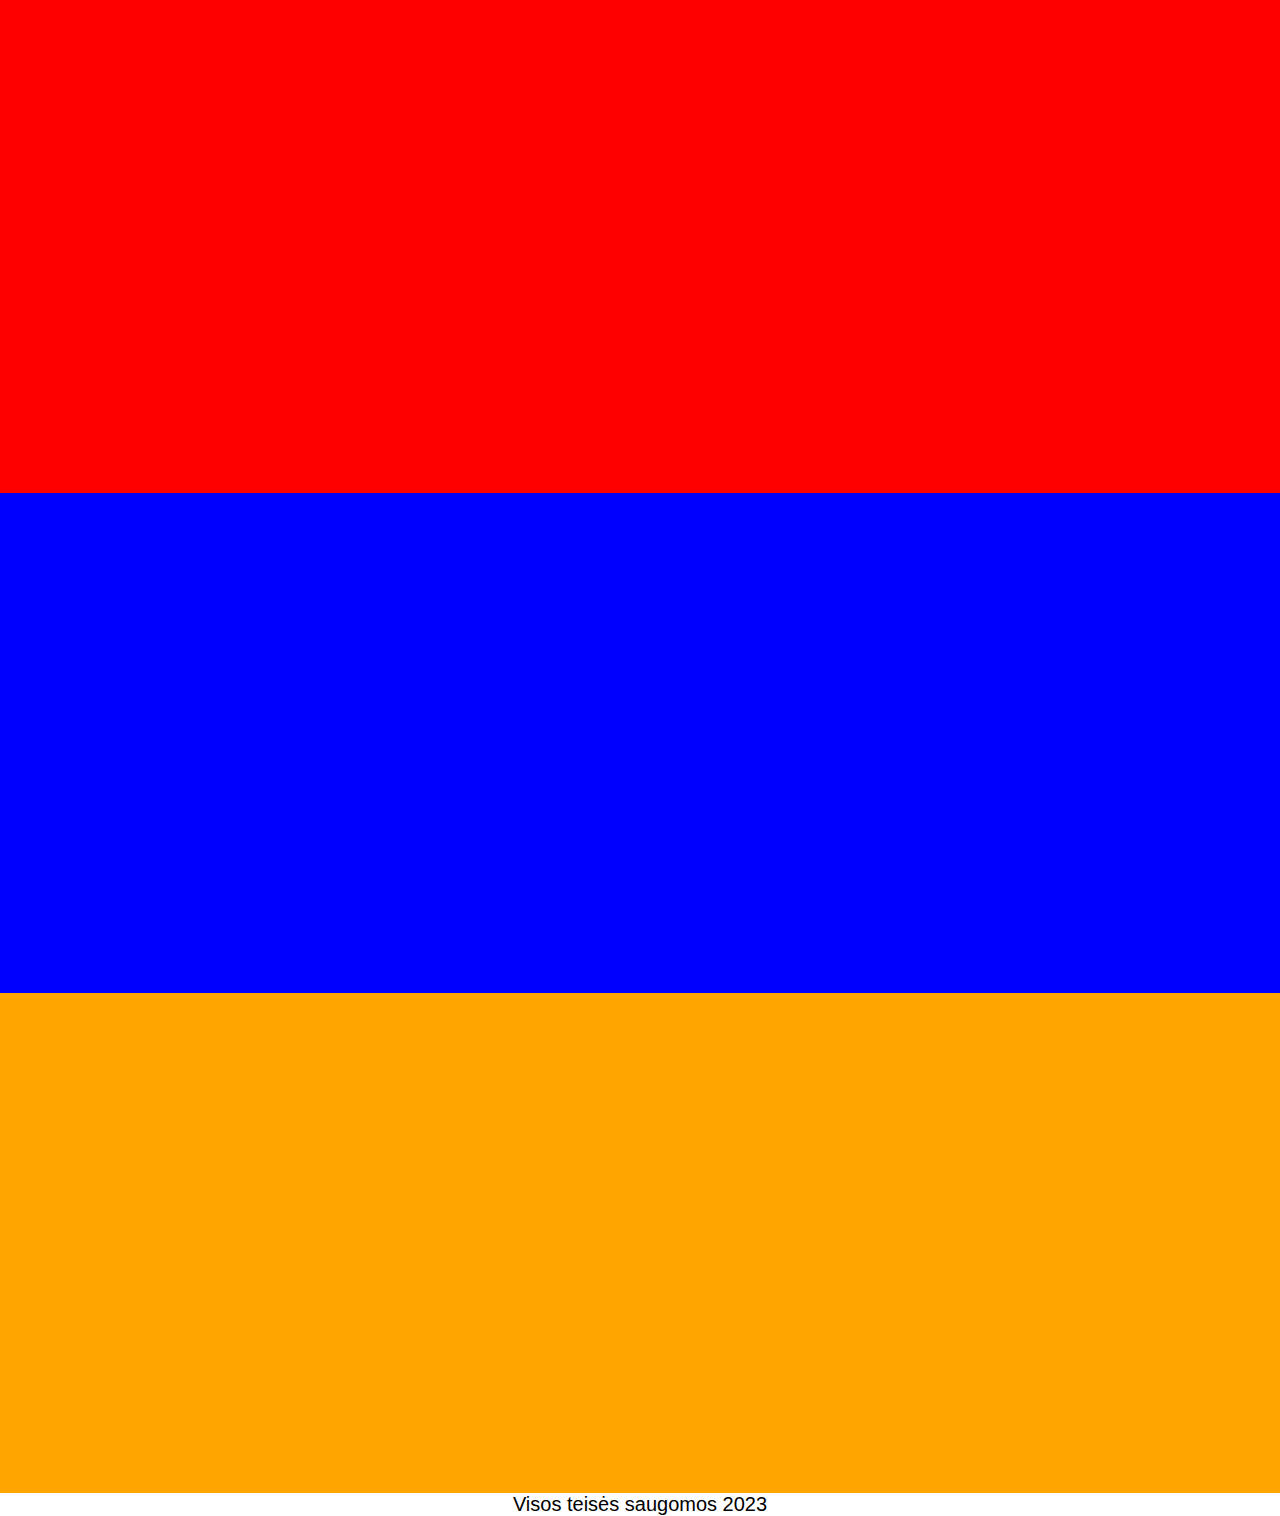
<file: sample-page.html>
<!DOCTYPE html>
<html lang="en">
  <head>
    <meta charset="UTF-8" />
    <meta name="viewport" content="width=device-width, initial-scale=1.0" />
    <title>Sample Page</title>
    <link rel="stylesheet" href="/css/sample-page.css" />
  </head>
  <body>
    <header>
      <div class="container">
        <div class="logo">
          <img src="logo.png" alt="logo" />
        </div>
        <nav>
          <ul>
            <li><a href="#pirmas">Pirmas</a></li>
            <li><a href="#antras">Antras</a></li>
            <li><a href="#trecias">Trečias</a></li>
            <li><a href="#ketvirtas">Ketvirtas</a></li>
            <li><a href="#penktas">Penktas</a></li>
            <li><a href="#sestas">Šeštas</a></li>
          </ul>
        </nav>
      </div>
    </header>
    <main>
      <section id="pirmas" class="color1">
        <div class="container">
          Lorem ipsum, dolor sit amet consectetur adipisicing elit. Dicta,
          aliquam, dignissimos earum iusto nulla iste voluptatibus assumenda non
          magnam nobis modi iure id exercitationem? Quod earum odio non magnam
          commodi sapiente, cupiditate ut eveniet, asperiores veritatis odit sit
          laborum, magni sed molestiae repudiandae! Veniam, nesciunt. Possimus
          rem numquam fugit odit repudiandae atque, eius officia porro
          doloremque ipsam totam impedit, suscipit dolor tempora eaque molestias
          iure doloribus quam eligendi? Voluptate impedit voluptatum qui error
          recusandae mollitia, harum eveniet aliquam veniam, hic deserunt,
          dolores sit eligendi praesentium animi quos asperiores labore placeat
          quibusdam nesciunt vitae. Consequuntur enim repudiandae ut qui, amet
          labore vel nisi! Optio, illo fuga? Pariatur, dolores corporis? Unde
          molestiae minus sequi? Ullam provident quisquam nobis accusamus
          praesentium harum minus ipsa ratione nihil doloremque ad adipisci
          neque, voluptate, deserunt itaque fuga ab distinctio asperiores eum
          ipsum nisi. Exercitationem eligendi incidunt rerum. Itaque qui est
          accusantium eligendi, nihil velit perspiciatis aspernatur, enim rerum
          quaerat voluptas vel, inventore nisi quo repellat veniam voluptates.
          Nihil placeat, cupiditate quisquam et dolorum deserunt earum vel
          tenetur quis ab nemo accusamus tempore, eius natus eum? Ratione
          recusandae impedit voluptates suscipit praesentium culpa rem dolor
          ducimus ullam quo at nobis aut facilis architecto sapiente maiores,
          deserunt alias.
        </div>
      </section>
      <section id="antras" class="color2"></section>
      <section id="trecias" class="color3"></section>
      <section id="ketvirtas" class="color4"></section>
      <section id="penktas" class="color5"></section>
      <section id="sestas" class="color6"></section>
    </main>
    <footer>Visos teisės saugomos 2023</footer>
  </body>
</html>
</file>
<file: css/style.css>
body {
  height: 5000px;
}

.background {
  height: 1000px;
  background-image: url(/a.jpg);
  /* background-color: yellow; */

  /* kartojama tik į dešinę  */
  /* background-repeat: repeat-x; */

  /* kartojama žemyn */
  /* background-repeat: repeat-y; */

  /* tiesiog kartojama kol užpilod ekraną*/
  /* background-repeat: repeat; */

  /* palieka orginalų arba mūsų nurodytą dydį */
  background-repeat: no-repeat;

  /* tikslinė pozicija */
  /* background-position: 10px 10%; */

  /* pozicija raktiniai =od=iais */
  /* background-position: top left; */
  /* background-position: top right; */
  /* background-position: bottom right; */
  /* background-position: bottom left; */
  background-position: center center;

  /* fono dydis -  x y*/
  /* background-size: 1500px 500px; */
  /* background-size: 100%; */

  /* apkarpomi kraštai ir bandoma uždengti visą plotą. Talpina lyginant nuotraukos aukštį ir plotį */
  /* background-size: cover; */
  /* background-size: contain; */

  /* nurodo, jog nuotrauka liks fiksuotoje vietoje slenkant puslapį */
  background-attachment: fixed;
  background: yellow url(/a.jpg) no-repeat center center / cover fixed;
}
</file>
<file: css/landingPage.css>
* {
  margin: 0;
  padding: 0;
  font-family: "Crimson Text", serif;
}

p {
  margin: 0;
}

header {
  display: flex;
  height: 128px;
}

header i {
  margin-right: 10px;
}

header div img:hover {
  cursor: pointer;
}

nav {
  background-color: #000;
  color: #fff;
  width: 100%;
}

nav ul {
  height: 128px;
  display: flex;
  justify-content: space-evenly;
  align-items: center;
}

nav ul li {
  list-style: none;
  font-size: 20px;
}

nav ul li:hover {
  line-height: 20px;
  font-size: 30px;
  cursor: pointer;
}

/* ----------------------------------------------------------------------------- */
/* main */

.section1 {
  display: flex;
  justify-content: center;
  align-items: center;
}

.section1 div img {
  height: 500px;
}

.sale {
  font-weight: bold;
  font-size: 90px;
  line-height: 90px;
  letter-spacing: 2px;
}

.sale-collection {
  font-size: 50px;
  line-height: 50px;
  margin-bottom: 15px;
}

.shop-now {
  background-color: #000;
  color: #fff;
  height: 60px;
  width: 335px;
  font-weight: bold;
  letter-spacing: 1px;
  font-size: 24px;
}

.sale-timer {
  font-weight: 600;
  font-size: 12px;
  margin-top: 20px;
}

.section2 {
  height: 180px;
  background-color: #76504d;
  display: flex;
  justify-content: center;
  align-items: center;
  color: #fff;
  padding: 25px 0;
}

.section2 article {
  width: 26%;
  display: flex;
  justify-content: center;
  align-items: center;
  gap: 5%;
  margin-right: 50px;
}

.info h4 {
  font-weight: normal;
  font-size: 20px;
}

.info p {
  margin: 6px 0;
}

.info a:visited {
  font-size: 14px;
  color: #fff;
}

.section3 {
  height: 250px;
  text-align: center;
  display: flex;
  flex-direction: column;
  justify-content: center;
  padding-bottom: 60px;
}

.section3 div {
  display: flex;
  justify-content: space-around;
  align-items: center;
}

.section3-title {
  display: flex;
  justify-content: center;
  align-items: center;
  width: 90%;
  height: 100px;
  margin-left: 5%;
}

.section3-title p {
  width: 600px;
  margin-left: 25px;
  color: #76504d;
  font-weight: bold;
}

.section3-line {
  height: 1px;
  width: 90%;
  background-color: #76504d;
}

.section3 {
  font-size: 26px;
  margin-top: 40px;
  margin-bottom: 50px;
  letter-spacing: 1px;
}

.fashionista {
  display: flex;
  justify-content: center;
  align-items: center;
}

.fashionista p {
  text-align: start;
  font-weight: bold;
  font-size: 24px;
  margin-left: 10px;
}

.runway {
  background-color: #000;
  color: #fff;
  height: 90px;
  width: 335px;
  border-radius: 10px;
  font-size: 60px;
}

.logue-magazine {
  font-weight: 600;
  font-size: 40px;
  letter-spacing: 2px;
}

.section4 {
  background-color: #76504d;
  display: flex;
  flex-direction: column;
  justify-content: center;
  align-items: center;
  padding: 70px 0;
}

svg {
  fill: #fff;
}

.arrow-left {
  height: 60px;
  fill: #fff;
}

.slides {
  display: flex;
  justify-content: center;
  align-items: center;
  width: 90%;
  gap: 3%;
}

.slides-article {
  display: flex;
}

.slides-info {
  display: flex;
  flex-direction: column;
  justify-content: space-around;
  margin-left: 30px;
}

.section4 h3 {
  font-weight: 500;
  font-size: 26px;
}

.section4 i {
  font-size: 50px;
  color: #fff;
}

.section4 article {
  background-color: #fff;
  padding: 30px;
  display: flex;
  flex-direction: column;
  justify-content: space-between;
  min-width: 335px;
  width: 500px;
}

.section4-title {
  display: flex;
  justify-content: center;
  align-items: center;
  width: 90%;
  height: 100px;
}

.section4-title p {
  width: 600px;
  margin-left: 25px;
  color: #fff;
  font-weight: bold;
}

.line {
  height: 1px;
  width: 90%;
  background-color: #fff;
}

.section4 button {
  margin-top: 30px;
}

.section4 p {
  font-size: 22px;
}

.section4 svg.filled {
  fill: #76504d;
}
.section4 svg.empty {
  fill: rgb(214, 212, 212);
}

.rating {
  display: flex;
  justify-content: space-between;
  width: 90%;
}

.section4 h1 {
  color: #fff;
  font-size: 26px;
  margin-bottom: 40px;
  letter-spacing: 1px;
}

/* ----------------------------------------------------------------------------- */
/* footer */

footer {
  height: 500px;
  background-color: #000;
  color: #fff;
  display: flex;
  justify-content: space-around;
  align-items: center;
}

.container {
  width: 90%;
  /* background-color: rgb(35, 54, 54); */
  display: flex;
  flex-direction: column;
  justify-content: space-between;
}

.footer-info {
  display: flex;
  justify-content: space-around;
  border-bottom: 1px solid #fff;
  height: 230px;
}

.footer-info-block {
  display: flex;
  flex-direction: column;
  justify-content: space-between;
  width: 45%;
}

.footer-info-block-segment {
  display: flex;
  gap: 20px;
  font-size: 30px;
}

.list {
  display: flex;
  justify-content: space-between;
}

footer ul {
  display: flex;
  flex-direction: column;
  justify-content: space-around;
  gap: 10px;
  margin-bottom: 50px;
}

footer li {
  list-style: none;
  opacity: 0.8;
}

.copyrights {
  height: 100px;
  display: flex;
  justify-content: space-between;
  align-items: flex-end;
  font-size: 14px;
}

footer i {
}
</file>
<file: css/sample-page.css>
html {
  /* animuotas perėjimas prie nuorodos puspalyje */
  scroll-behavior: smooth;
}

body {
  /* vadinamas "resetas" */
  margin: 0;
  font-family: "Segoe UI", Tahoma, Geneva, Verdana, sans-serif;
}

section {
  height: 500px;
}

header .container {
  display: flex;
  justify-content: space-between;
  align-items: center;
}

ul {
  margin: 0;
  padding: 0;
  list-style: none;
  display: flex;
  gap: 20px;
}

nav {
  margin-right: 50px;
}

a {
  text-decoration: none;
  font-size: 24px;
  color: black;
}

a:hover {
  color: green;
  font-size: 30px;
}

/* a:visited {
  color: red;
} */

a:active {
  color: yellow;
}

/* li {
  float: left;
  paverčia elementus į eilutę
  display: inline;
  paverčia elementus į stulpelį
  display: block;
  display: inline-block;
} */

.color1 {
  background-color: magenta;
}
.color2 {
  background-color: yellow;
}
.color3 {
  background-color: yellowgreen;
}
.color4 {
  background-color: red;
}
.color5 {
  background-color: blue;
}
.color6 {
  background-color: orange;
}

footer {
  text-align: center;
  font-size: 20px;
}

.container {
  width: 1080px;
  margin: 0 auto;
}
</file>
